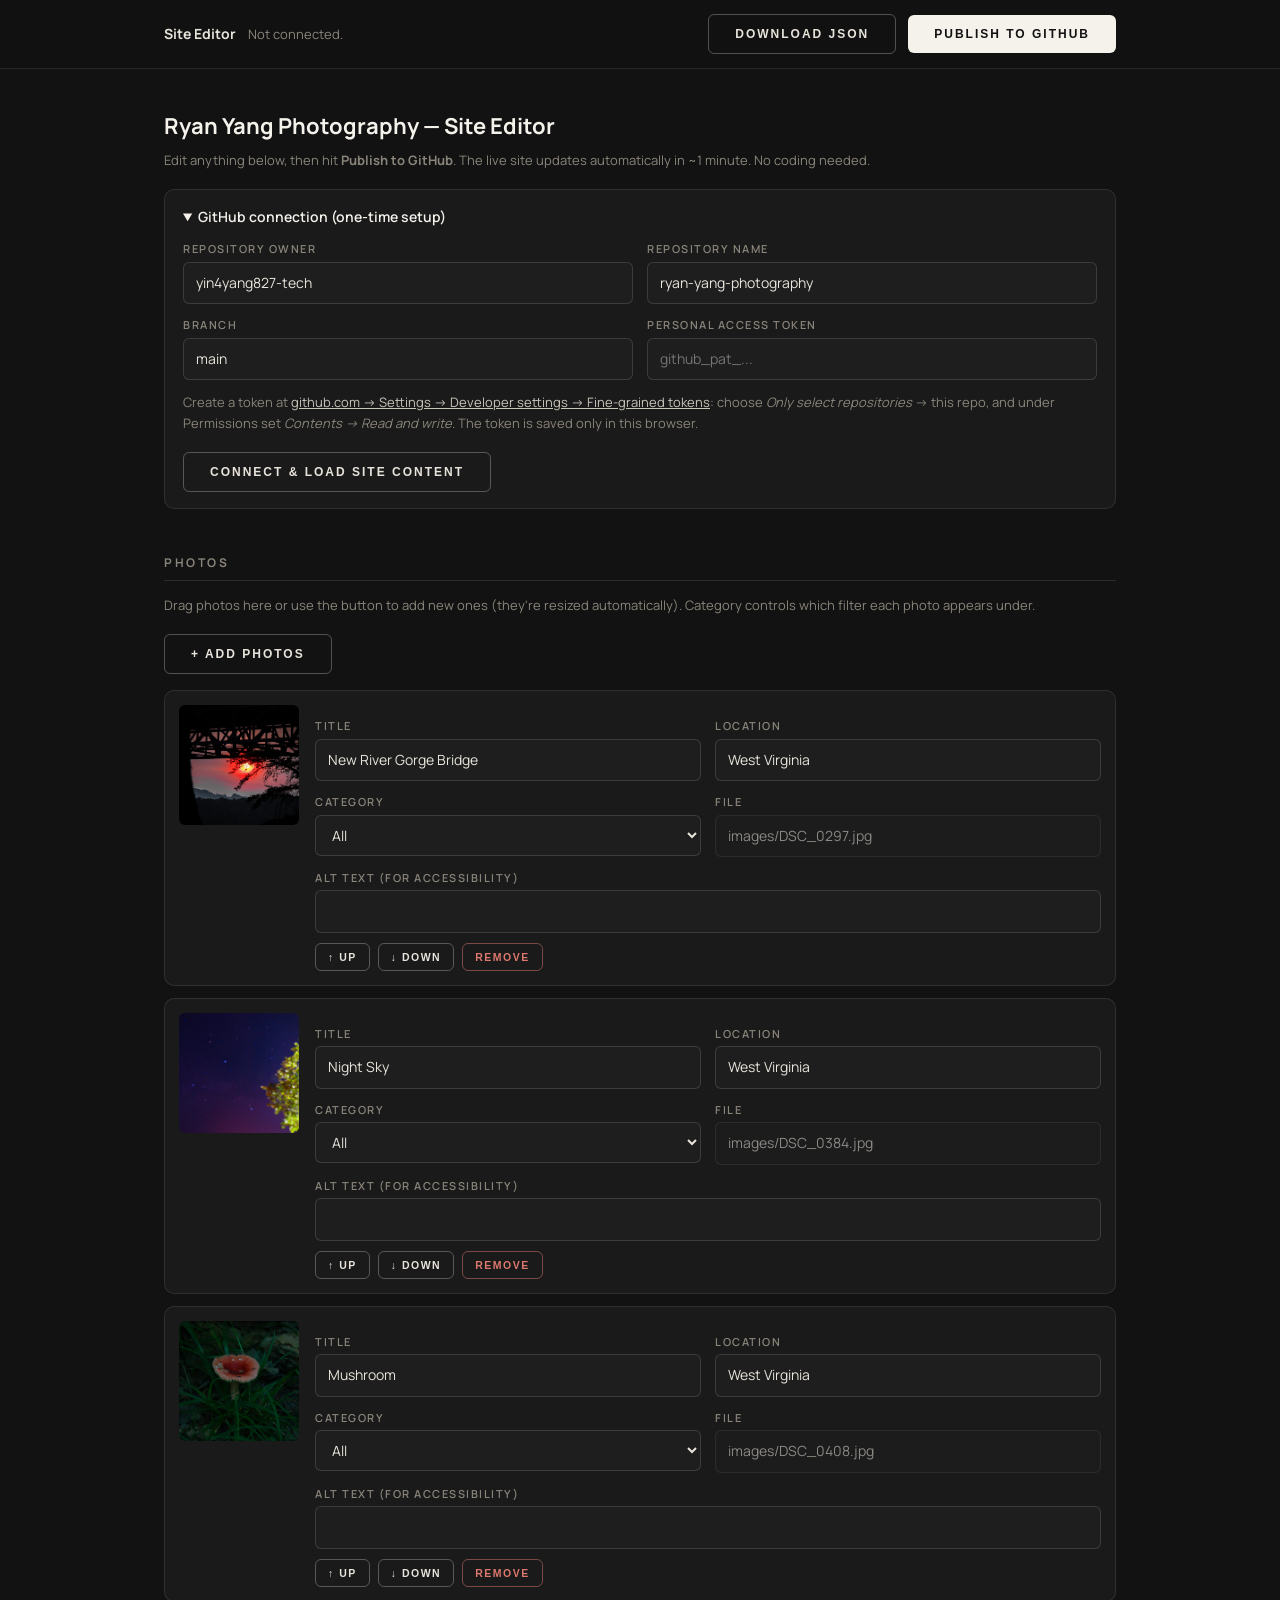
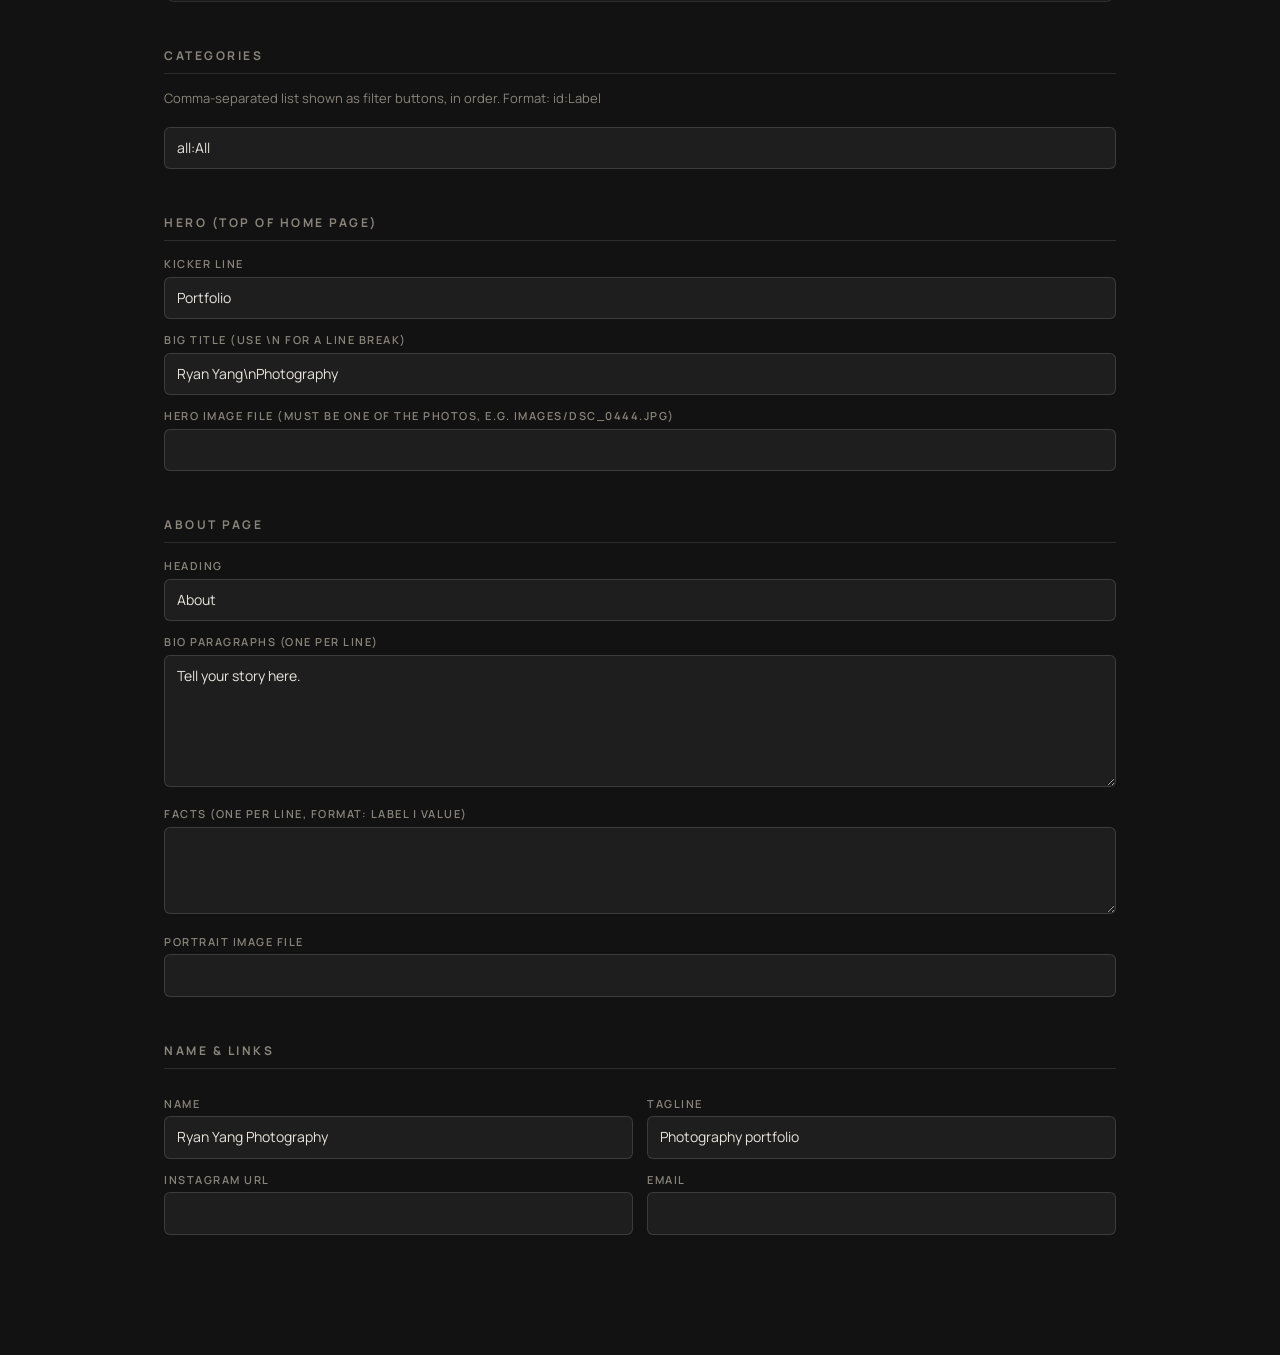
<file: admin.html>
<!DOCTYPE html>
<!-- Admin editor for Ryan Yang Photography.
     Open this page (locally or at /admin.html on your live site), paste a GitHub
     token once, and you can edit every photo, the bio, and links — then click
     Publish to commit straight to the repo. GitHub Pages redeploys automatically. -->
<html lang="en">
<head>
<meta charset="UTF-8">
<meta name="viewport" content="width=device-width, initial-scale=1.0">
<title>Site Editor — Ryan Yang Photography</title>
<link href="https://fonts.googleapis.com/css2?family=Manrope:wght@400;500;600;700&display=swap" rel="stylesheet">
<style>
  * { box-sizing: border-box; }
  body { margin: 0; background: #121212; color: #E8E4DC; font-family: 'Manrope', sans-serif; font-size: 14px; line-height: 1.6; }
  .wrap { max-width: 1000px; margin: 0 auto; padding: 40px 24px 120px; }
  h1 { font-size: 22px; font-weight: 700; margin: 0 0 6px; color: #F5F2EC; }
  h2 { font-size: 12px; font-weight: 700; letter-spacing: 2.5px; text-transform: uppercase; color: #8A857B; margin: 44px 0 14px; border-bottom: 1px solid rgba(232,228,220,0.12); padding-bottom: 8px; }
  .hint { color: #8A857B; font-size: 13px; margin: 0 0 18px; }
  .hint a { color: #C9C4BA; }
  label { display: block; font-size: 11px; font-weight: 600; letter-spacing: 1.5px; text-transform: uppercase; color: #8A857B; margin: 12px 0 4px; }
  input, textarea, select { width: 100%; background: #1E1E1E; border: 1px solid rgba(232,228,220,0.15); color: #E8E4DC; border-radius: 6px; padding: 9px 12px; font: inherit; }
  input:focus, textarea:focus, select:focus { outline: none; border-color: #8A857B; }
  textarea { resize: vertical; min-height: 70px; }
  .row { display: grid; grid-template-columns: 1fr 1fr; gap: 14px; }
  .btn { display: inline-block; border: none; cursor: pointer; background: #F5F2EC; color: #121212; font-weight: 700; font-size: 12px; letter-spacing: 2px; text-transform: uppercase; padding: 12px 26px; border-radius: 6px; }
  .btn:hover { background: #fff; }
  .btn.ghost { background: none; border: 1px solid rgba(232,228,220,0.3); color: #E8E4DC; }
  .btn.ghost:hover { border-color: #fff; color: #fff; }
  .btn.danger { background: none; border: 1px solid rgba(220,120,110,0.5); color: #DC786E; }
  .btn.sm { padding: 7px 12px; font-size: 10.5px; letter-spacing: 1.5px; }
  .card { display: grid; grid-template-columns: 120px 1fr; gap: 16px; background: #1A1A1A; border: 1px solid rgba(232,228,220,0.1); border-radius: 10px; padding: 14px; margin-bottom: 12px; }
  .card img { width: 120px; height: 120px; object-fit: cover; border-radius: 6px; background: #222; }
  .card .fields { display: grid; grid-template-columns: 1fr 1fr; gap: 0 14px; align-content: start; }
  .card .fields .full { grid-column: 1 / -1; }
  .card-actions { grid-column: 1 / -1; display: flex; gap: 8px; margin-top: 10px; flex-wrap: wrap; }
  .topbar { position: sticky; top: 0; z-index: 10; background: rgba(18,18,18,0.95); backdrop-filter: blur(8px); border-bottom: 1px solid rgba(232,228,220,0.1); }
  .topbar-inner { max-width: 1000px; margin: 0 auto; padding: 14px 24px; display: flex; align-items: center; justify-content: space-between; gap: 12px; flex-wrap: wrap; }
  #status { font-size: 13px; color: #8A857B; flex: 1; min-width: 200px; }
  #status.ok { color: #9BC29B; } #status.err { color: #DC786E; }
  .pill { font-size: 11px; padding: 3px 10px; border-radius: 999px; background: #242424; color: #8A857B; }
  details { background: #1A1A1A; border: 1px solid rgba(232,228,220,0.1); border-radius: 10px; padding: 16px 18px; margin-bottom: 14px; }
  summary { cursor: pointer; font-weight: 600; color: #F5F2EC; }
</style>
</head>
<body>

<div class="topbar"><div class="topbar-inner">
  <strong>Site Editor</strong>
  <div id="status">Not connected.</div>
  <button class="btn ghost" id="btnDownload" title="Download content.json if you prefer to commit manually">Download JSON</button>
  <button class="btn" id="btnPublish">Publish to GitHub</button>
</div></div>

<div class="wrap">
  <h1>Ryan Yang Photography — Site Editor</h1>
  <p class="hint">Edit anything below, then hit <strong>Publish to GitHub</strong>. The live site updates automatically in ~1 minute. No coding needed.</p>

  <details id="setup" open>
    <summary>GitHub connection (one-time setup)</summary>
    <div class="row">
      <div><label>Repository owner</label><input id="ghOwner" value="yin4yang827-tech"></div>
      <div><label>Repository name</label><input id="ghRepo" value="ryan-yang-photography"></div>
    </div>
    <div class="row">
      <div><label>Branch</label><input id="ghBranch" value="main"></div>
      <div><label>Personal access token</label><input id="ghToken" type="password" placeholder="github_pat_..."></div>
    </div>
    <p class="hint" style="margin-top:12px">Create a token at <a href="https://github.com/settings/personal-access-tokens/new" target="_blank" rel="noopener">github.com → Settings → Developer settings → Fine-grained tokens</a>: choose <em>Only select repositories</em> → this repo, and under Permissions set <em>Contents → Read and write</em>. The token is saved only in this browser.</p>
    <button class="btn ghost" id="btnConnect">Connect &amp; load site content</button>
  </details>

  <h2>Photos</h2>
  <p class="hint">Drag photos here or use the button to add new ones (they're resized automatically). Category controls which filter each photo appears under.</p>
  <input type="file" id="fileIn" accept="image/*" multiple style="display:none">
  <button class="btn ghost" id="btnAdd">+ Add photos</button>
  <div id="photoList" style="margin-top:16px"></div>

  <h2>Categories</h2>
  <p class="hint">Comma-separated list shown as filter buttons, in order. Format: id:Label</p>
  <input id="cats">

  <h2>Hero (top of home page)</h2>
  <label>Kicker line</label><input id="heroKicker">
  <label>Big title (use \n for a line break)</label><input id="heroTitle">
  <label>Hero image file (must be one of the photos, e.g. images/DSC_0444.jpg)</label><input id="heroImage">

  <h2>About page</h2>
  <label>Heading</label><input id="aboutHeading">
  <label>Bio paragraphs (one per line)</label><textarea id="aboutParas" rows="5"></textarea>
  <label>Facts (one per line, format: Label | Value)</label><textarea id="aboutFacts" rows="3"></textarea>
  <label>Portrait image file</label><input id="aboutPortrait">

  <h2>Name &amp; links</h2>
  <div class="row">
    <div><label>Name</label><input id="siteName"></div>
    <div><label>Tagline</label><input id="siteTag"></div>
  </div>
  <div class="row">
    <div><label>Instagram URL</label><input id="soInsta"></div>
    <div><label>Email</label><input id="soEmail"></div>
  </div>
</div>

<script>
"use strict";
var $ = function (id) { return document.getElementById(id); };
var C = null;                 // content.json object being edited
var contentSha = null;        // sha needed to update the file on GitHub
var newImages = {};           // path -> base64 (staged uploads, committed on Publish)

// Used only when there's no content.json on GitHub yet AND no local copy to fall
// back to (e.g. brand-new site, first-ever publish). Lets you fill in the form
// and hit Publish to create content.json in the repo for the first time.
var DEFAULT_CONTENT = {
  site: { name: "Ryan Yang Photography", tagline: "Photography portfolio" },
  socials: { instagram: "", email: "" },
  hero: { kicker: "Portfolio", title: "Ryan Yang\nPhotography", image: "" },
  about: { heading: "About", paragraphs: ["Tell your story here."], facts: [], portrait: "" },
  categories: [{ id: "all", label: "All" }],
  photos: []
};

/* ---------- helpers ---------- */
function setStatus(msg, cls) { var s = $("status"); s.textContent = msg; s.className = cls || ""; }
function cfg() {
  return { owner: $("ghOwner").value.trim(), repo: $("ghRepo").value.trim(),
           branch: $("ghBranch").value.trim() || "main", token: $("ghToken").value.trim() };
}
function api(path, opts) {
  var c = cfg();
  opts = opts || {};
  opts.headers = Object.assign({
    "Authorization": "Bearer " + c.token,
    "Accept": "application/vnd.github+json",
    "X-GitHub-Api-Version": "2022-11-28"
  }, opts.headers || {});
  return fetch("https://api.github.com/repos/" + c.owner + "/" + c.repo + path, opts);
}
function b64encodeUtf8(str) {
  return btoa(unescape(encodeURIComponent(str)));
}

/* ---------- load ---------- */
function saveLocalCfg() {
  var c = cfg();
  localStorage.setItem("ryp_admin_cfg", JSON.stringify({ owner: c.owner, repo: c.repo, branch: c.branch, token: c.token }));
}
function loadLocalCfg() {
  try {
    var c = JSON.parse(localStorage.getItem("ryp_admin_cfg") || "null");
    if (!c) return;
    $("ghOwner").value = c.owner || $("ghOwner").value;
    $("ghRepo").value = c.repo || $("ghRepo").value;
    $("ghBranch").value = c.branch || "main";
    $("ghToken").value = c.token || "";
  } catch (e) {}
}

async function connect() {
  saveLocalCfg();
  setStatus("Loading content.json from GitHub…");
  try {
    var r = await api("/contents/content.json?ref=" + cfg().branch);
    if (!r.ok) throw new Error("GitHub said " + r.status + " — check owner/repo/branch/token.");
    var j = await r.json();
    contentSha = j.sha;
    C = JSON.parse(decodeURIComponent(escape(atob(j.content.replace(/\n/g, "")))));
    fillForm();
    $("setup").open = false;
    setStatus("Connected. Loaded " + C.photos.length + " photos.", "ok");
  } catch (e) {
    // Fall back to the local copy (useful when previewing before first deploy)
    try {
      C = await (await fetch("content.json")).json();
      fillForm();
      setStatus("GitHub load failed (" + e.message + ") — loaded local copy instead. Publishing still needs a valid token.", "err");
    } catch (e2) {
      // No content.json on GitHub and none locally either — this is a brand-new
      // site. Start from the built-in defaults so Publish can create the file.
      C = JSON.parse(JSON.stringify(DEFAULT_CONTENT));
      fillForm();
      setStatus("No content.json found yet (new site) — starting from defaults. Fill in the form and click Publish to create it on GitHub.", "err");
    }
  }
}

/* ---------- form <-> data ---------- */
function fillForm() {
  $("siteName").value = C.site.name; $("siteTag").value = C.site.tagline;
  $("soInsta").value = C.socials.instagram; $("soEmail").value = C.socials.email;
  $("heroKicker").value = C.hero.kicker;
  $("heroTitle").value = C.hero.title.split("\n").join("\\n");
  $("heroImage").value = C.hero.image;
  $("aboutHeading").value = C.about.heading;
  $("aboutParas").value = C.about.paragraphs.join("\n");
  $("aboutFacts").value = C.about.facts.map(function (f) { return f[0] + " | " + f[1]; }).join("\n");
  $("aboutPortrait").value = C.about.portrait;
  $("cats").value = C.categories.map(function (c) { return c.id + ":" + c.label; }).join(", ");
  drawPhotos();
}
function harvestForm() {
  C.site.name = $("siteName").value; C.site.tagline = $("siteTag").value;
  C.socials.instagram = $("soInsta").value; C.socials.email = $("soEmail").value;
  C.hero.kicker = $("heroKicker").value;
  C.hero.title = $("heroTitle").value.split("\\n").join("\n");
  C.hero.image = $("heroImage").value;
  C.about.heading = $("aboutHeading").value;
  C.about.paragraphs = $("aboutParas").value.split("\n").filter(function (s) { return s.trim(); });
  C.about.facts = $("aboutFacts").value.split("\n").filter(function (s) { return s.trim(); })
    .map(function (s) { var i = s.indexOf("|"); return [s.slice(0, i).trim(), s.slice(i + 1).trim()]; });
  C.about.portrait = $("aboutPortrait").value;
  C.categories = $("cats").value.split(",").map(function (s) {
    var p = s.trim().split(":"); return { id: p[0].trim(), label: (p[1] || p[0]).trim() };
  }).filter(function (c) { return c.id; });
}

/* ---------- photo list ---------- */
function drawPhotos() {
  var list = $("photoList");
  list.innerHTML = "";
  C.photos.forEach(function (p, i) {
    var card = document.createElement("div");
    card.className = "card";
    var img = document.createElement("img");
    img.src = newImages[p.file] ? "data:image/jpeg;base64," + newImages[p.file] : p.file;
    img.loading = "lazy";
    card.appendChild(img);

    var f = document.createElement("div");
    f.className = "fields";
    f.innerHTML =
      '<div><label>Title</label><input data-k="title"></div>' +
      '<div><label>Location</label><input data-k="location"></div>' +
      '<div><label>Category</label><select data-k="cat"></select></div>' +
      '<div><label>File</label><input data-k="file" readonly style="opacity:0.55"></div>' +
      '<div class="full"><label>Alt text (for accessibility)</label><input data-k="alt"></div>' +
      '<div class="card-actions">' +
        '<button class="btn ghost sm" data-a="up">&#8593; Up</button>' +
        '<button class="btn ghost sm" data-a="down">&#8595; Down</button>' +
        '<button class="btn danger sm" data-a="del">Remove</button>' +
      "</div>";
    card.appendChild(f);

    var sel = f.querySelector("select");
    C.categories.forEach(function (c) {
      var o = document.createElement("option"); o.value = c.id; o.textContent = c.label; sel.appendChild(o);
    });
    ["title", "location", "cat", "file", "alt"].forEach(function (k) {
      var el = f.querySelector('[data-k="' + k + '"]'); el.value = p[k] || "";
      el.addEventListener("input", function () { p[k] = el.value; });
      el.addEventListener("change", function () { p[k] = el.value; });
    });
    f.querySelector('[data-a="up"]').onclick = function () { if (i > 0) { C.photos.splice(i, 1); C.photos.splice(i - 1, 0, p); drawPhotos(); } };
    f.querySelector('[data-a="down"]').onclick = function () { if (i < C.photos.length - 1) { C.photos.splice(i, 1); C.photos.splice(i + 1, 0, p); drawPhotos(); } };
    f.querySelector('[data-a="del"]').onclick = function () { if (confirm("Remove \"" + p.title + "\" from the site?")) { C.photos.splice(i, 1); drawPhotos(); } };
    list.appendChild(card);
  });
}

/* ---------- add / resize new photos ---------- */
function addFiles(files) {
  Array.prototype.forEach.call(files, function (file) {
    var img = new Image();
    img.onload = function () {
      var MAX = 1600, w = img.width, h = img.height;
      if (Math.max(w, h) > MAX) { var s = MAX / Math.max(w, h); w = Math.round(w * s); h = Math.round(h * s); }
      var cv = document.createElement("canvas"); cv.width = w; cv.height = h;
      cv.getContext("2d").drawImage(img, 0, 0, w, h);
      var dataUrl = cv.toDataURL("image/jpeg", 0.82);
      var base = file.name.replace(/\.[^.]+$/, "").replace(/[^a-zA-Z0-9_-]/g, "_");
      var path = "images/" + base + ".jpg";
      newImages[path] = dataUrl.split(",")[1];
      C.photos.push({ file: path, cat: C.categories[0].id, title: base, location: "", alt: "" });
      drawPhotos();
      setStatus("Added " + path + " (will upload on Publish).", "ok");
    };
    img.src = URL.createObjectURL(file);
  });
}
$("btnAdd").onclick = function () { $("fileIn").click(); };
$("fileIn").addEventListener("change", function () { addFiles(this.files); this.value = ""; });
document.addEventListener("dragover", function (e) { e.preventDefault(); });
document.addEventListener("drop", function (e) {
  e.preventDefault();
  if (C && e.dataTransfer.files.length) addFiles(e.dataTransfer.files);
});

/* ---------- publish ---------- */
async function putFile(path, base64content, message) {
  // fetch existing sha if the file exists (required for updates)
  var sha = null;
  var r0 = await api("/contents/" + path + "?ref=" + cfg().branch);
  if (r0.ok) sha = (await r0.json()).sha;
  var body = { message: message, content: base64content, branch: cfg().branch };
  if (sha) body.sha = sha;
  var r = await api("/contents/" + path, { method: "PUT", body: JSON.stringify(body) });
  if (!r.ok) throw new Error("Failed to save " + path + " (" + r.status + ")");
  return r.json();
}

$("btnPublish").onclick = async function () {
  if (!C) { setStatus("Connect first (open GitHub connection above).", "err"); return; }
  if (!cfg().token) { setStatus("Paste your GitHub token first.", "err"); return; }
  harvestForm();
  saveLocalCfg();
  var btn = $("btnPublish"); btn.disabled = true;
  try {
    var paths = Object.keys(newImages);
    for (var i = 0; i < paths.length; i++) {
      setStatus("Uploading image " + (i + 1) + " of " + paths.length + "…");
      await putFile(paths[i], newImages[paths[i]], "Add photo " + paths[i]);
    }
    newImages = {};
    setStatus("Saving content.json…");
    var res = await putFile("content.json", b64encodeUtf8(JSON.stringify(C, null, 2)), "Update site content via editor");
    contentSha = res.content.sha;
    setStatus("Published! GitHub Pages will update the live site in about a minute.", "ok");
  } catch (e) {
    setStatus(e.message, "err");
  } finally { btn.disabled = false; }
};

/* ---------- download fallback ---------- */
$("btnDownload").onclick = function () {
  if (!C) { setStatus("Nothing loaded yet.", "err"); return; }
  harvestForm();
  var a = document.createElement("a");
  a.href = URL.createObjectURL(new Blob([JSON.stringify(C, null, 2)], { type: "application/json" }));
  a.download = "content.json";
  a.click();
};

$("btnConnect").onclick = connect;
loadLocalCfg();
if ($("ghToken").value) connect(); else {
  // still show local content for browsing/editing before first connect
  fetch("content.json").then(function (r) { return r.json(); }).then(function (j) { C = j; fillForm(); })
    .catch(function () { C = JSON.parse(JSON.stringify(DEFAULT_CONTENT)); fillForm(); });
}
</script>
</body>
</html>
</file>
